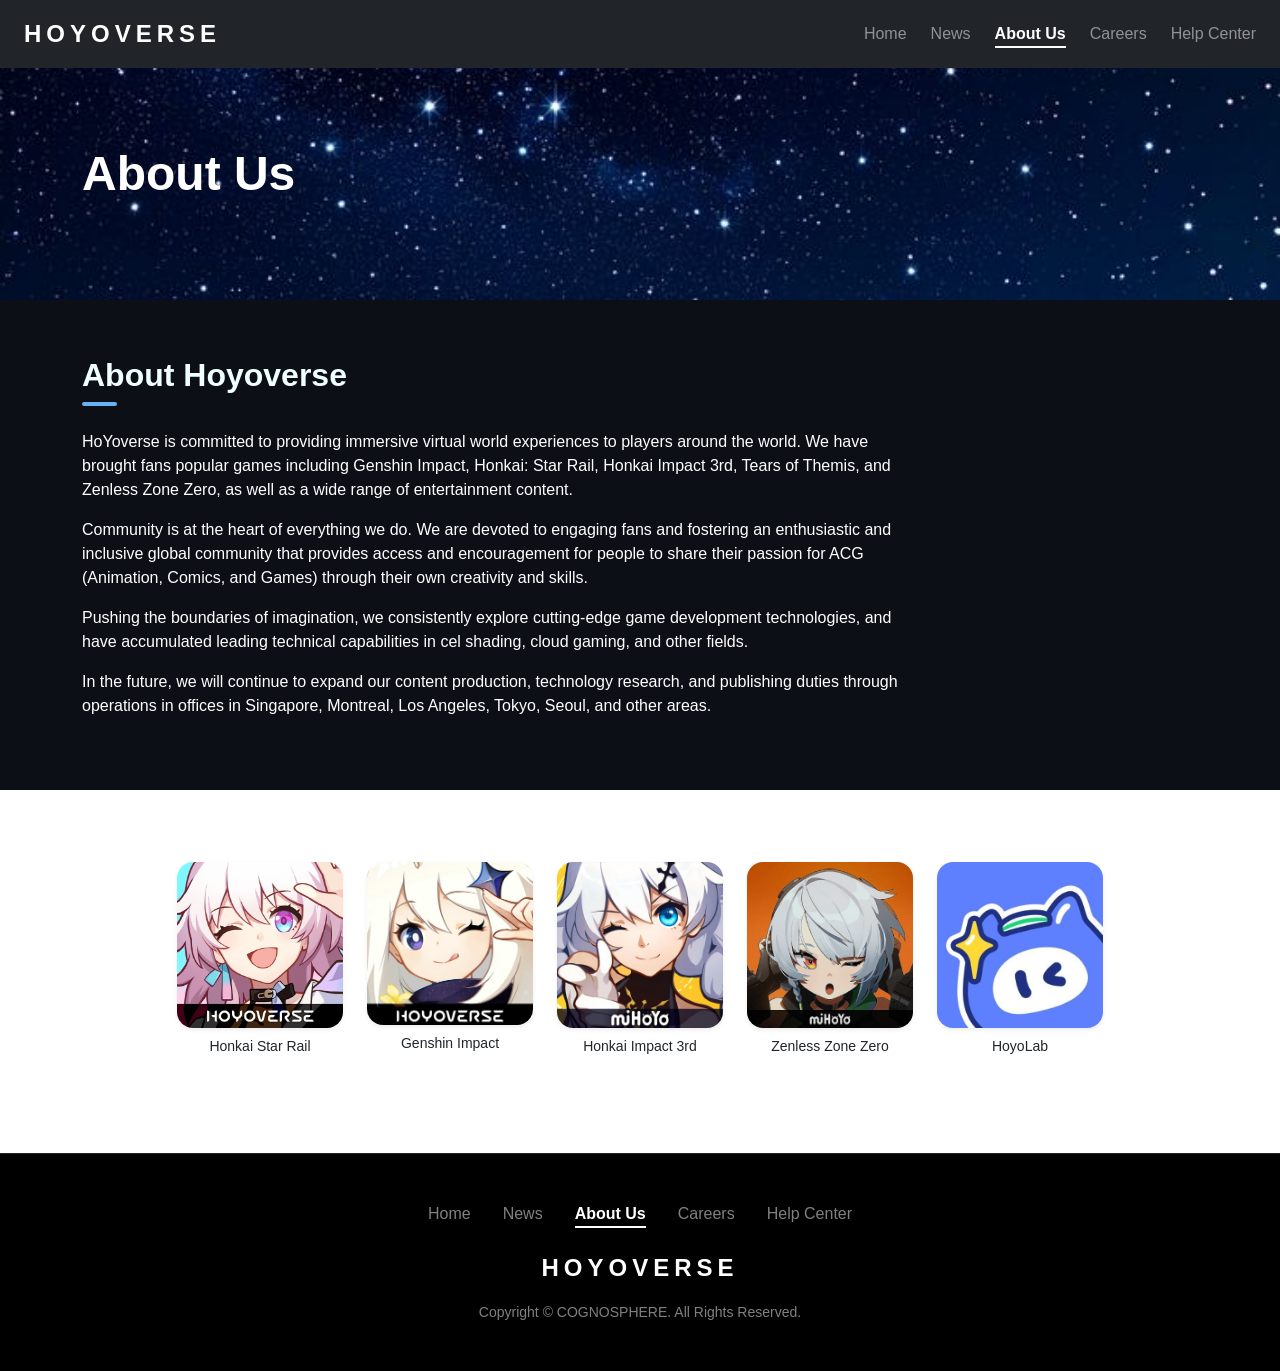
<file: about/about.html>
<!DOCTYPE html>
<html lang="en">
<head>
    <meta charset="UTF-8">
    <meta name="viewport" content="width=device-width, initial-scale=1.0">
    <link rel="icon" type="image/png" href="../Img/Firefly (3).png">
    <title>Hoyoverse | About Us</title>
    <!-- Bootstrap 5 CSS -->
    <link href="https://cdn.jsdelivr.net/npm/bootstrap@5.3.3/dist/css/bootstrap.min.css" rel="stylesheet" />
    <!-- Custom CSS -->
    <link rel="stylesheet" href="../style.css"/>
</head>
<body>

    <!-- NAVIGATION BAR -->
    <nav class="navbar fixed-top px-4 py-3 z-3 w-100 d-flex justify-content-between align-items-center bg-dark navbar-dark">
      <div class="logo text-white fw-bold fs-4" style="letter-spacing: 5px;">
        <a href="https://www.hoyoverse.com/en-us/" class="text-white text-decoration-none">HOYOVERSE</a>
      </div>
      <ul class="nav-links d-flex gap-4 list-unstyled mb-0">
        <li><a href="../index.html" class="text-white-50 text-decoration-none">Home</a></li>
        <li><a href="../News/News.html" class="text-white-50 text-decoration-none">News</a></li>
        <li><a href="about.html" class="text-white text-decoration-none fw-semibold border-bottom border-2 border-white pb-1">About Us</a></li>
        <li><a href="../careers/careers.html" class="text-white-50 text-decoration-none">Careers</a></li>
        <li><a href="https://cs.hoyoverse.com/static/hoyoverse-new-csc-service-hall-fe/index.html?page_id=19&login_type=visitor&game_biz=platform_hyvpass&lang=en-us&utm_source=HoYoverse&utm_medium=navigation#/home" class="text-white-50 text-decoration-none">Help Center</a></li>
      </ul>
    </nav>

    <!-- HEADER WITH BACKGROUND IMAGE -->
    <!-- Ditambahkan position-relative & overflow-hidden agar gambar tidak meluber -->
    <header class="about-banner d-flex align-items-center w-100 py-5 position-relative overflow-hidden" style="min-height: 300px;">
        <!-- Path gambar diperbaiki menjadi ../Img/stars.jpg -->
        <img src="../Img/stars.jpg" alt="BACKGROUND" class="z-0 position-absolute top-0 start-0 w-100 h-100 object-fit-cover">
        
        <!-- Text ditambahkan z-1 & position-relative agar selalu di atas gambar -->
        <div class="container mt-5 z-1 position-relative">
            <h1 class="text-white fw-bold display-5 mb-0">About Us</h1>
        </div>
    </header>

    <section class="about-content py-5">
        <div class="container py-2">
            <div class="row">
                <div class="col-lg-9">
                  <h2 class="fw-bold mb-2" style="color: azure;">About Hoyoverse</h2>
                  <div class="mb-4 rounded" style="width: 35px; height: 4px; background-color: #66b2f6;"></div>
                  <p>HoYoverse is committed to providing immersive virtual world experiences to players around the world. We have brought fans popular games including Genshin Impact, Honkai: Star Rail, Honkai Impact 3rd, Tears of Themis, and Zenless Zone Zero, as well as a wide range of entertainment content.</p>
                  <p>Community is at the heart of everything we do. We are devoted to engaging fans and fostering an enthusiastic and inclusive global community that provides access and encouragement for people to share their passion for ACG (Animation, Comics, and Games) through their own creativity and skills.</p>
                  <p>Pushing the boundaries of imagination, we consistently explore cutting-edge game development technologies, and have accumulated leading technical capabilities in cel shading, cloud gaming, and other fields.</p>
                  <p>In the future, we will continue to expand our content production, technology research, and publishing duties through operations in offices in Singapore, Montreal, Los Angeles, Tokyo, Seoul, and other areas.</p>
                </div>
            </div>
        </div>
    </section>

    <section class="game-icons-section py-5 bg-white text-dark">
        <div class="container py-4">
            <div class="row justify-content-center g-4 mb-4">

                <div class="col-6 col-sm-4 col-md-2 text-center">
                    <a href="https://hsr.hoyoverse.com/id-id/home" target="_blank" class="text-decoration-none text-dark d-block">
                        <img src="../Img/Honkai star rail icon.jpg" alt="HSR ICON" class="rounded-4 mb-2 shadow-sm app-icon img-fluid">
                        <p class="small fw-medium mb-0">Honkai Star Rail</p>
                    </a>
                </div>

                <div class="col-6 col-sm-4 col-md-2 text-center">
                    <a href="https://genshin.hoyoverse.com/" target="_blank" class="text-decoration-none text-dark d-block">
                        <img src="../Img/Genshin Impact app icon.jpg" alt="Genshin ICON" class="rounded-4 mb-2 shadow-sm app-icon img-fluid">
                        <p class="small fw-medium mb-0">Genshin Impact</p>
                    </a>
                </div>

                <div class="col-6 col-sm-4 col-md-2 text-center">
                    <a href="https://honkaiimpact3.hoyoverse.com/" target="_blank" class="text-decoration-none text-dark d-block">
                        <img src="../Img/Honkai Impact 3rd icon.jpg" alt="Honkai Impact 3rd ICON" class="rounded-4 mb-2 shadow-sm app-icon img-fluid">
                        <p class="small fw-medium mb-0">Honkai Impact 3rd</p>
                    </a>
                </div>

                <div class="col-6 col-sm-4 col-md-2 text-center">
                    <a href="https://zenless.hoyoverse.com/id-id/main" target="_blank" class="text-decoration-none text-dark d-block">
                        <img src="../Img/ZZZ icon.jpg" alt="ZZZ ICON" class="rounded-4 mb-2 shadow-sm app-icon img-fluid">
                        <p class="small fw-medium mb-0">Zenless Zone Zero</p>
                    </a>
                </div>

                 <div class="col-6 col-sm-4 col-md-2 text-center">
                    <a href="https://www.hoyolab.com/home" target="_blank" class="text-decoration-none text-dark d-block">
                        <img src="../Img/HoyoLab.jpg" alt="HoyoLab ICON" class="rounded-4 mb-2 shadow-sm app-icon img-fluid">
                        <p class="small fw-medium mb-0">HoyoLab</p>
                    </a>
                </div>

            </div>
        </div>
    </section>

    <footer class="bg-black text-white py-5 position-relative border-top border-dark">
       <div class="container text-center">
        <ul class="list-inline mb-4 d-flex flex-wrap justify-content-center gap-4 text-white-50 list-unstyled">
          <li class="list-inline-item"><a href="../index.html" class="text-white-50 text-decoration-none">Home</a></li>
          <li class="list-inline-item"><a href="../News/News.html" class="text-white-50 text-decoration-none">News</a></li>
          <li class="list-inline-item"><a href="../about.html" class="text-white text-decoration-none fw-semibold border-bottom border-2 border-white pb-1">About Us</a></li>
          <li class="list-inline-item"><a href="../careers/careers.html" class="text-white-50 text-decoration-none">Careers</a></li>
          <li class="list-inline-item"><a href="../Help Center/Help Center.html" class="text-white-50 text-decoration-none">Help Center</a></li>
        </ul>
        
        <div class="footer-logo fw-bold fs-4 mb-3 text-white" style="letter-spacing: 5px;">
            HOYOVERSE
        </div>
          <p class="text-white-50 small mb-0">
            Copyright &copy; COGNOSPHERE. All Rights Reserved.
          </p>
        </div>
    </footer>

</body>
</html>
</file>
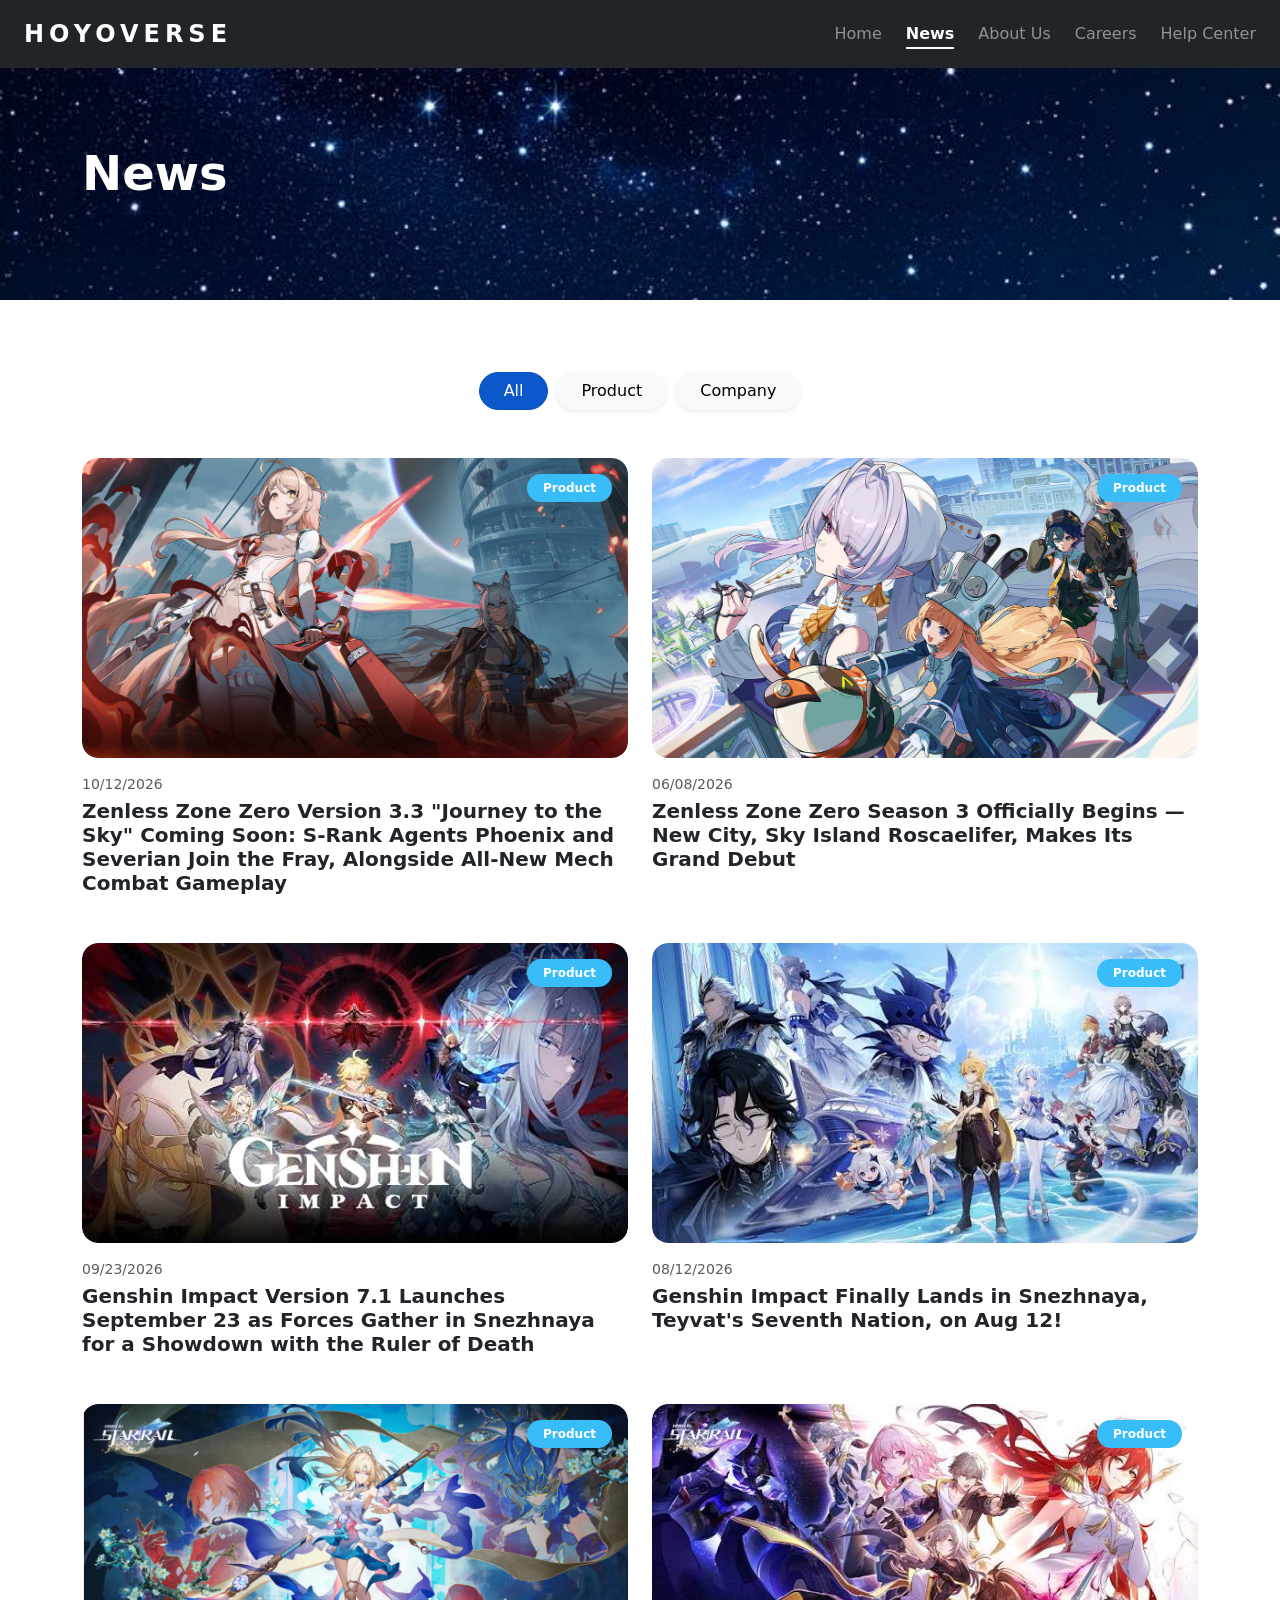
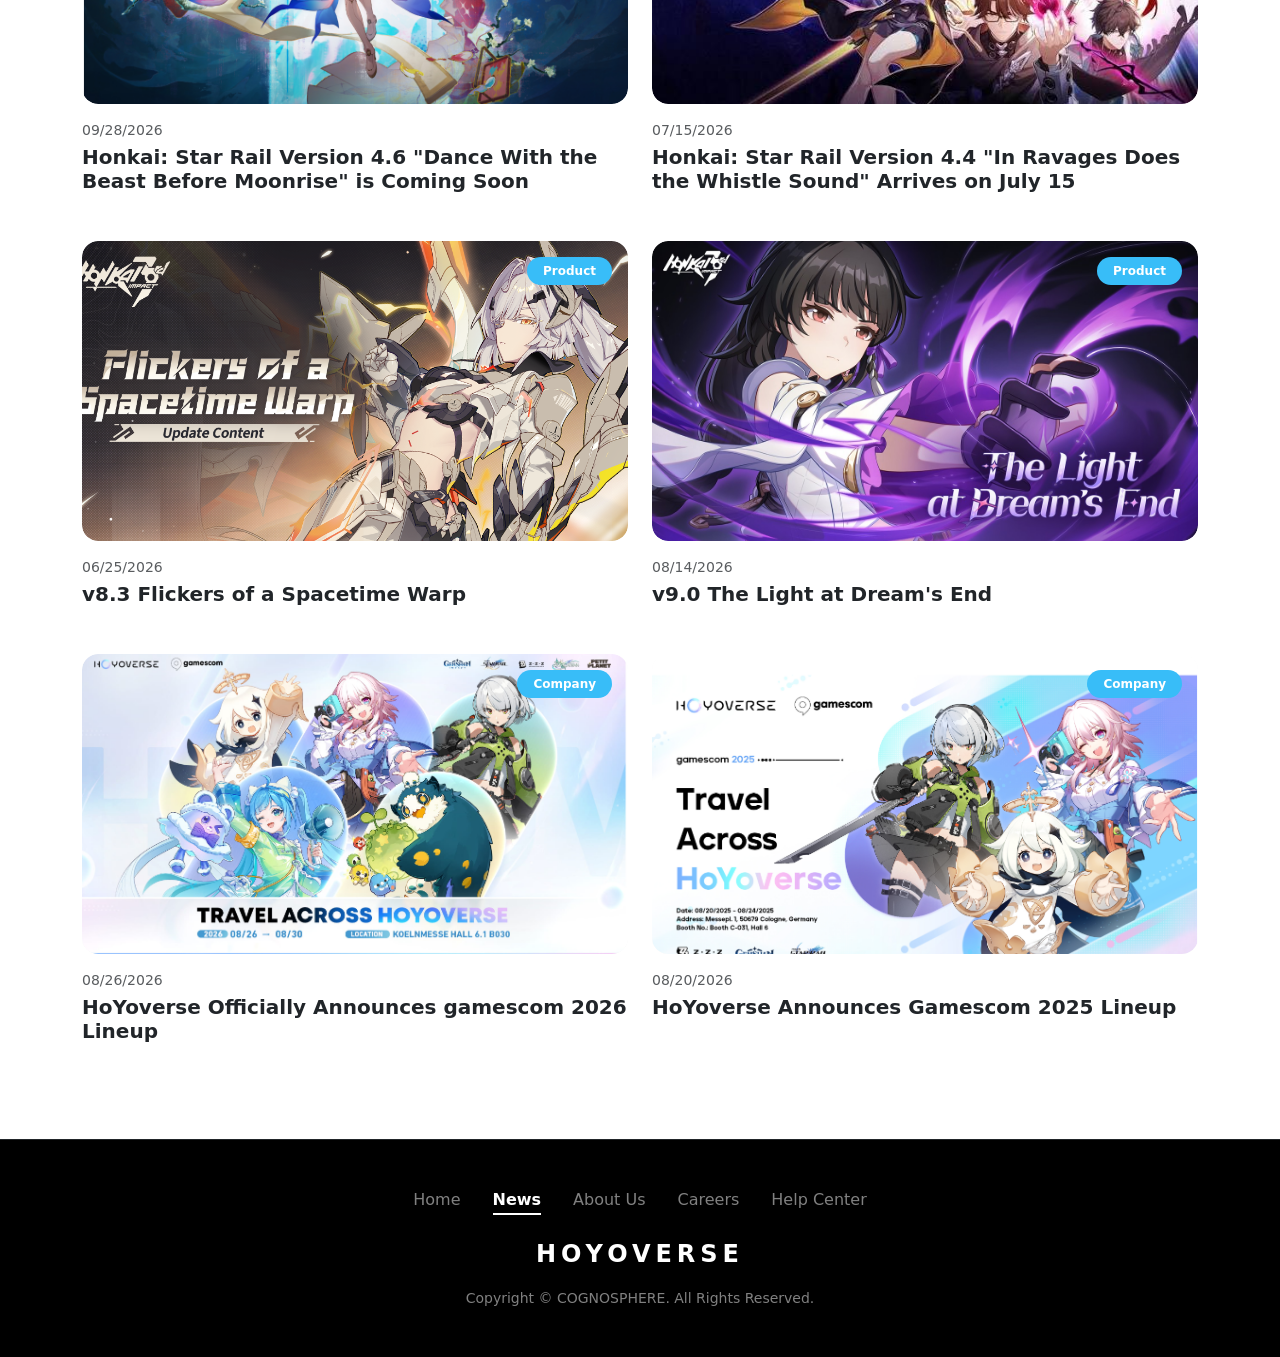
<file: News/News.html>
<!DOCTYPE html>
<html lang="en">
<head>
    <meta charset="UTF-8">
    <meta name="viewport" content="width=device-width, initial-scale=1.0">
    <link rel="icon" type="img/png" href="../Img/Firefly (3).png">
    <title>News|Hoyoverse</title>
        <!-- Bootstrap 5 CSS -->
    <link href="https://cdn.jsdelivr.net/npm/bootstrap@5.3.3/dist/css/bootstrap.min.css" rel="stylesheet" />
    <!-- Custom CSS -->
    <link rel="stylesheet" href="news.css" /></head>
<body>
        <!-- NAVIGATION BAR -->
    <nav class="navbar fixed-top px-4 py-3 z-3 w-100 d-flex justify-content-between align-items-center bg-dark navbar-dark">
      <div class="logo text-white fw-bold fs-4" style="letter-spacing: 5px;">
        <a href="/index.html" class="text-white text-decoration-none">HOYOVERSE</a>
      </div>
      <ul class="nav-links d-flex gap-4 list-unstyled mb-0">
        <li><a href="../index.html" class="text-white-50 text-decoration-none">Home</a></li>
        <li><a href="../News.html" class="text-white text-decoration-none fw-semibold border-bottom border-2 border-white pb-1">News</a></li>
        <li><a href="../about/about.html" class="text-white-50 text-decoration-none">About Us</a></li>
        <li><a href="../careers/careers.html" class="text-white-50 text-decoration-none">Careers</a></li>
        <li><a href="https://cs.hoyoverse.com/static/hoyoverse-new-csc-service-hall-fe/index.html?page_id=19&login_type=visitor&game_biz=platform_hyvpass&lang=en-us&utm_source=HoYoverse&utm_medium=navigation#/home" class="text-white-50 text-decoration-none">Help Center</a></li>
      </ul>
    </nav>

     <header class="about-banner d-flex align-items-center w-100 py-5 position-relative overflow-hidden" style="min-height: 300px;">
        <!-- Path gambar diperbaiki menjadi ../Img/stars.jpg -->
        <img src="../Img/stars.jpg" alt="BACKGROUND" class="z-0 position-absolute top-0 start-0 w-100 h-100 object-fit-cover">
        
        <!-- Text ditambahkan z-1 & position-relative agar selalu di atas gambar -->
        <div class="container mt-5 z-1 position-relative">
            <h1 class="text-white fw-bold display-5 mb-0">News</h1>
        </div>
    </header>

    <!--News section dengan filter & Grid-->
    <section class="py-5 bg-white">
        <div class="container py-4">

            <!-- Tombol Filter -->
            <div class="d-flex justify-content-center gap-2 mb-5">
                <button class="btn btn-primary rounded-pill px-4 filter-btn active" data-filter="all">All</button>
                <button class="btn btn-light rounded-pill px-4 filter-btn shadow-sm" data-filter="product">Product</button>
                <button class="btn btn-light rounded-pill px-4 filter-btn shadow-sm" data-filter="company">Company</button>
            </div>

            <div class="row g-4" id="news-grid">
                <!-- Card 1 -->
                <div class="col-md-6 news-item product">
                    <div class="card border-0 bg-transparent position-relative">
                        <div class="position-relative overflow-hidden rounded-4">
                            <img src="../Img/ZZZ Event.png" class="card-img-top rounded-4 object-fit-cover shadow-sm" style="height: 300px;" alt="Zenless Zone Zero">
                            <span class="badge position-absolute top-0 end-0 m-3 rounded-pill px-3 py-2 text-white" style="background-color: #38bdf8; z-index: 2;">Product</span>
                        </div>
                        <div class="card-body px-0 pt-3">
                            <div class="text-muted small mb-1">10/12/2026</div>
                            <h5 class="card-title fw-semibold text-dark">
                              <a href="/News/ZZZ.html" class="stretched-link text-dark text-decoration-none">
                                 Zenless Zone Zero Version 3.3 "Journey to the Sky" Coming Soon: S-Rank Agents Phoenix and Severian Join the Fray, Alongside All-New Mech Combat Gameplay
                              </a>
                            </h5>
                        </div>
                    </div>
                </div>

                <!-- Card 2 -->
                <div class="col-md-6 news-item product">
                    <div class="card border-0 bg-transparent position-relative">
                        <div class="position-relative overflow-hidden rounded-4">
                            <img src="../Img/ZZZ s3.jpeg" class="card-img-top rounded-4 object-fit-cover shadow-sm" style="height: 300px;" alt="Zenless Zone Zero">
                            <span class="badge position-absolute top-0 end-0 m-3 rounded-pill px-3 py-2 text-white" style="background-color: #38bdf8; z-index: 2;">Product</span>
                        </div>
                        <div class="card-body px-0 pt-3">
                            <div class="text-muted small mb-1">06/08/2026</div>
                            <h5 class="card-title fw-semibold text-dark">
                              <a href="../News/Zenless event.html" class="stretched-link text-dark text-decoration-none">
                                Zenless Zone Zero Season 3 Officially Begins — New City, Sky Island Roscaelifer, Makes Its Grand Debut
                              </a>
                            </h5>
                        </div>
                    </div>
                </div>

                <!-- Card 3 -->
                <div class="col-md-6 news-item product">
                    <div class="card border-0 bg-transparent position-relative">
                        <div class="position-relative overflow-hidden rounded-4">
                            <img src="../Img/Genshin Impact.jpg" class="card-img-top rounded-4 object-fit-cover shadow-sm" style="height: 300px;" alt="Genshin Impact">
                            <span class="badge position-absolute top-0 end-0 m-3 rounded-pill px-3 py-2 text-white" style="background-color: #38bdf8; z-index: 2;">Product</span>
                        </div>
                        <div class="card-body px-0 pt-3">
                            <div class="text-muted small mb-1">09/23/2026</div>
                            <h5 class="card-title fw-semibold text-dark">
                              <a href="../News/Genshin.html" class="stretched-link text-dark text-decoration-none">
                                Genshin Impact Version 7.1 Launches September 23 as Forces Gather in Snezhnaya for a Showdown with the Ruler of Death
                              </a>
                            </h5>
                        </div>
                    </div>
                </div>

                <!-- Card 4 -->
                <div class="col-md-6 news-item product">
                    <div class="card border-0 bg-transparent position-relative">
                        <div class="position-relative overflow-hidden rounded-4">
                            <img src="../Img/Genshin event.jpg" class="card-img-top rounded-4 object-fit-cover shadow-sm" style="height: 300px;" alt="Genshin Impact">
                            <span class="badge position-absolute top-0 end-0 m-3 rounded-pill px-3 py-2 text-white" style="background-color: #38bdf8; z-index: 2;">Product</span>
                        </div>
                        <div class="card-body px-0 pt-3">
                            <div class="text-muted small mb-1">08/12/2026</div>
                            <h5 class="card-title fw-semibold text-dark">
                              <a href="../News/Event Impact.html" class="stretched-link text-dark text-decoration-none">
                                Genshin Impact Finally Lands in Snezhnaya, Teyvat's Seventh Nation, on Aug 12!
                              </a>
                            </h5>
                        </div>
                    </div>
                </div>

                <!-- Card 5 -->
                <div class="col-md-6 news-item product">
                    <div class="card border-0 bg-transparent position-relative">
                        <div class="position-relative overflow-hidden rounded-4">
                            <img src="../Img/HSR Event.png" class="card-img-top rounded-4 object-fit-cover shadow-sm" style="height: 300px;" alt="Honkai Star Rail">
                            <span class="badge position-absolute top-0 end-0 m-3 rounded-pill px-3 py-2 text-white" style="background-color: #38bdf8; z-index: 2;">Product</span>
                        </div>
                        <div class="card-body px-0 pt-3">
                            <div class="text-muted small mb-1">09/28/2026</div>
                            <h5 class="card-title fw-semibold text-dark">
                              <a href="../News/HSR.html" class="stretched-link text-dark text-decoration-none">
                                Honkai: Star Rail Version 4.6 "Dance With the Beast Before Moonrise" is Coming Soon
                              </a>
                            </h5>
                        </div>
                    </div>
                </div>

                <!-- Card 6 -->
                <div class="col-md-6 news-item product">
                    <div class="card border-0 bg-transparent position-relative">
                        <div class="position-relative overflow-hidden rounded-4">
                            <img src="../Img/HSR war.jpg" class="card-img-top rounded-4 object-fit-cover shadow-sm" style="height: 300px;" alt="Honkai Star Rail">
                            <span class="badge position-absolute top-0 end-0 m-3 rounded-pill px-3 py-2 text-white" style="background-color: #38bdf8; z-index: 2;">Product</span>
                        </div>
                        <div class="card-body px-0 pt-3">
                            <div class="text-muted small mb-1">07/15/2026</div>
                            <h5 class="card-title fw-semibold text-dark">
                              <a href="../News/Honkai star rail.html" class="stretched-link text-dark text-decoration-none">
                                Honkai: Star Rail Version 4.4 "In Ravages Does the Whistle Sound" Arrives on July 15
                              </a>
                            </h5>
                        </div>
                    </div>
                </div>

                <!-- Card 7 -->
                <div class="col-md-6 news-item product">
                    <div class="card border-0 bg-transparent position-relative">
                        <div class="position-relative overflow-hidden rounded-4">
                            <img src="../Img/Honkai Impact event.png" class="card-img-top rounded-4 object-fit-cover shadow-sm" style="height: 300px;" alt="Honkai Impact 3rd">
                            <span class="badge position-absolute top-0 end-0 m-3 rounded-pill px-3 py-2 text-white" style="background-color: #38bdf8; z-index: 2;">Product</span>
                        </div>
                        <div class="card-body px-0 pt-3">
                            <div class="text-muted small mb-1">06/25/2026</div>
                            <h5 class="card-title fw-semibold text-dark">
                              <a href="../News/Honkai.html" class="stretched-link text-dark text-decoration-none">
                                v8.3 Flickers of a Spacetime Warp
                              </a>
                            </h5>
                        </div>
                    </div>
                </div> 

                <!-- Card 8 -->
                <div class="col-md-6 news-item product">
                    <div class="card border-0 bg-transparent position-relative">
                        <div class="position-relative overflow-hidden rounded-4">
                            <img src="../Img/sang cahaya hi 3.jpg" class="card-img-top rounded-4 object-fit-cover shadow-sm" style="height: 300px;" alt="Honkai Impact 3rd">
                            <span class="badge position-absolute top-0 end-0 m-3 rounded-pill px-3 py-2 text-white" style="background-color: #38bdf8; z-index: 2;">Product</span>
                        </div>
                        <div class="card-body px-0 pt-3">
                            <div class="text-muted small mb-1">08/14/2026</div>
                            <h5 class="card-title fw-semibold text-dark">
                              <a href="../News/HI3rd.html" class="stretched-link text-dark text-decoration-none">
                                v9.0 The Light at Dream's End
                              </a>
                            </h5>
                        </div>
                    </div>
                </div>

                <!-- Card 9 -->
                <div class="col-md-6 news-item company">
                    <div class="card border-0 bg-transparent position-relative">
                        <div class="position-relative overflow-hidden rounded-4">
                            <img src="../Img/company event.png" class="card-img-top rounded-4 object-fit-cover shadow-sm" style="height: 300px;" alt="Hoyoverse">
                            <span class="badge position-absolute top-0 end-0 m-3 rounded-pill px-3 py-2 text-white" style="background-color: #38bdf8; z-index: 2;">Company</span>
                        </div>
                        <div class="card-body px-0 pt-3">
                            <div class="text-muted small mb-1">08/26/2026</div>
                            <h5 class="card-title fw-semibold text-dark">
                              <a href="../News/company 2026.html" class="stretched-link text-dark text-decoration-none">
                                HoYoverse Officially Announces gamescom 2026 Lineup
                              </a>
                            </h5>
                        </div>
                    </div>
                </div>

                <!-- Card 10 -->
                <div class="col-md-6 news-item company">
                    <div class="card border-0 bg-transparent position-relative">
                        <div class="position-relative overflow-hidden rounded-4">
                            <img src="../Img/2025 event.png" class="card-img-top rounded-4 object-fit-cover shadow-sm" style="height: 300px;" alt="Hoyoverse">
                            <span class="badge position-absolute top-0 end-0 m-3 rounded-pill px-3 py-2 text-white" style="background-color: #38bdf8; z-index: 2;">Company</span>
                        </div>
                        <div class="card-body px-0 pt-3">
                            <div class="text-muted small mb-1">08/20/2026</div>
                            <h5 class="card-title fw-semibold text-dark">
                              <a href="../News/company 2025.html" class="stretched-link text-dark text-decoration-none">
                                HoYoverse Announces Gamescom 2025 Lineup
                              </a>
                            </h5>
                        </div>
                    </div>
                </div>

            </div>
        </div>
    </section>

    <footer class="bg-black text-white py-5 position-relative border-top border-dark">
       <div class="container text-center">
        <ul class="list-inline mb-4 d-flex flex-wrap justify-content-center gap-4 text-white-50 list-unstyled">
          <li class="list-inline-item"><a href="../index.html" class="text-white-50 text-decoration-none">Home</a></li>
          <li class="list-inline-item"><a href="../News.html" class="text-white text-decoration-none fw-semibold border-bottom border-2 border-white pb-1">News</a></li>
          <li class="list-inline-item"><a href="../about/about.html" class="text-white-50 text-decoration-none">About Us</a></li>
          <li class="list-inline-item"><a href="../careers/careers.html" class="text-white-50 text-decoration-none">Careers</a></li>
          <li class="list-inline-item"><a href="../Help Center/Help Center.html" class="text-white-50 text-decoration-none">Help Center</a></li>
        </ul>
        
        <div class="footer-logo fw-bold fs-4 mb-3 text-white" style="letter-spacing: 5px;">
            HOYOVERSE
        </div>
          <p class="text-white-50 small mb-0">
            Copyright &copy; COGNOSPHERE. All Rights Reserved.
          </p>
        </div>
    </footer>

    <!-- Bootstrap JS Bundle CDN -->
    <script src="https://cdn.jsdelivr.net/npm/bootstrap@5.3.2/dist/js/bootstrap.bundle.min.js"></script>
    <script>
        document.addEventListener("DOMContentLoaded", function () {
            const filterBtns = document.querySelectorAll(".filter-btn");
            const newsItems = document.querySelectorAll(".news-item");

            filterBtns.forEach(btn => {
                btn.addEventListener("click", function () {
                    filterBtns.forEach(b => {
                        b.classList.remove("btn-primary", "active");
                        b.classList.add("btn-light");
                    });

                    this.classList.add("btn-primary", "active");
                    this.classList.remove("btn-light");

                    const filterValue = this.getAttribute("data-filter");

                    newsItems.forEach(item => {
                        if (filterValue === "all" || item.classList.contains(filterValue)) {
                            item.style.display = ""; // Mengembalikan ke display default Bootstrap (Flex/Grid)
                        } else {
                            item.style.display = "none";
                        }
                    });
                });
            });
        });
    </script>
</body>
</html>
</file>
<file: style.css>
html {
    scroll-behavior: smooth;
}

body {
    margin: 0;
    padding: 0;
    background-color: #0d0f17;
    color: #ffffff;
    font-family: 'Segoe UI', Tahoma, Geneva, Verdana, sans-serif;
    overflow-x: hidden;
}

/* Pengaturan Hero Background & Slider */
#hero-bg {
    position: relative;
    overflow: hidden;
    background-color: #0d0f17;
}

#hero-slider {
    display: flex;
    width: 100%;
    height: 100%;
    position: absolute;
    top: 0;
    left: 0;
    /* Efek transisi geser horizontal yang mulus */
    transition: transform 0.7s cubic-bezier(0.65, 0, 0.35, 1);
    z-index: 0;
}

.slide-item {
    min-width: 100%;
    height: 100%;
    background-size: cover;
    background-position: center;
    background-repeat: no-repeat;
}

.overlay-hero {
    position: absolute;
    top: 0;
    left: 0;
    width: 100%;
    height: 100%;
    background: rgba(0, 0, 0, 0.4);
    z-index: 1;
}

/* Transisi halus untuk konten teks */
#hero-content {
    position: relative;
    z-index: 2;
    opacity: 1;
    transform: translateX(0);
    transition: opacity 0.4s ease, transform 0.4s ease;
}

#hero-content.text-out {
    opacity: 0;
    transform: translateX(-30px);
}

/* Styling Thumbnail di Bawah (Opsional, pastikan ukurannya sesuai) */
.thumb-item {
    cursor: pointer;
    border: 2px solid transparent;
    border-radius: 8px;
    overflow: hidden;
    width: 80px;
    height: 50px;
    transition: all 0.3s ease;
}

.thumb-img {
    width: 100%;
    height: 100%;
    object-fit: cover;
}

.thumb-item.active {
    border-color: #ffffff;
    transform: scale(1.05);
}

/* Styling Thumbnail Bawah */
.thumb-item {
    width: 90px;
    height: 55px;
    border-radius: 8px;
    overflow: hidden;
    cursor: pointer;
    opacity: 0.6;
    border: 2px solid transparent;
    transition: all 0.3s ease-in-out;
    background-color: #1a1d28;
}

.thumb-img {
    width: 100%;
    height: 100%;
    object-fit: cover;
}

.thumb-item:hover,
.thumb-item.active {
    opacity: 1;
    border-color: #ffffff;
    transform: scale(1.08);
    box-shadow: 0 4px 12px rgba(0, 0, 0, 0.6);
}

.news-card {
    height: 320px;
    cursor: pointer;
}

.card-bg {
    width: 100%;
    height: 100%;
    object-fit: cover;
    transition: transform 0.3 ease;
}

.news-card:hover .card-bg {
    transform: scale(1.05);
}

.card-overlay {
    background: linear-gradient(to top, rgba(0, 0, 0, 0.9)0%, rgba(0, 0, 0, 0.4)60%, transparent 100%);
}

@keyframes zoomOutAnimation {
    0% { transform: scale(1); opacity: 1; }
    100% {transform: scale(0); opacity: 0;}
}

.apalah  {
     animation-name: zoomOutAnimation;
     animation-duration: 1.5s;
     animation-timing-function: ease-in-out;
     animation-direction: reverse;
     animation-fill-mode: both;
}


.footer-card {
    background: rgba(255, 255, 255, 0.04);
    border: 1px solid rgba(255, 255, 255, 0.01);
    backdrop-filter: blur(10px);
    min-height: 180px;
    transition: all 0.3 ease-in-out;
    height: 220px;
    background-color: #0d110a;
}

/* kondisi kondisi gambar awal */
.footer-card .footer-bg {
    opacity: 10;
    object-fit: cover;
    z-index: 0;
    transition: opacity 0.4s ease-in-out, transform 0.4s ease-in-out;
}

/* kondisi awal overlay */
.card-overlay {
    background: linear-gradient(to top, rgba(0 rgba(0, 0, 0, 0.85)10%, rgba(0, 0, 0, 0.4)60%, transparent 100%));
    z-index: 1;
    opacity: 0;
    transition: opacity 0.4 ease-in-out;
}

/* kursor ke card */
.footer-card:hover .card-overlay {
    opacity: 1;
}

/* overlay muncul */
.footer-card:hover {
    border-color: rgba(255, 255, 255, 0.03);
}


.footer-card:hover {
    background: rgba(255, 255, 255, 0.08);
    border-color: rgba(255, 255, 255, 0.15);
}

/* Container Utama Marquee */
.marquee-container {
  width: 100%;
  overflow: hidden;
  position: relative;
  display: flex;
}

/* Jalur Umum */
.marquee-track {
  display: flex;
  gap: 20px;
  width: max-content;
}

/* Ukuran Kotak Foto */
.marquee-item {
  width: 320px;
  height: 200px;
  flex-shrink: 0;
}

/* Baris 1: Bergerak ke Kiri */
.marquee-left {
  animation: scrollLeft 25s linear infinite;
}

/* Baris 2: Bergerak ke Kanan */
.marquee-right {
  animation: scrollRight 25s linear infinite;
}

/* Efek Pause Saat Kursor di atas Marquee */
.marquee-container:hover .marquee-track {
  animation-play-state: paused;
}

/* Keyframe untuk Geser ke Kiri */
@keyframes scrollLeft {
  0% {
    transform: translateX(0);
  }
  100% {
    transform: translateX(calc(-50% - 10px));
  }
}

/* Keyframe untuk Geser ke Kanan */
@keyframes scrollRight {
  0% {
    transform: translateX(calc(-50% - 10px));
  }
  100% {
    transform: translateX(0);
  }
}
</file>
<file: News/news.css>
.filter-btn:hover,
.filter-btn:active {
    background-color: #6f9aff !important;
    border-color: #6f9aff !important;
    color: #ffffff !important;
} 

.filter-btn {
    transition: all  0.2s ease-in-out;
}


.news-item .card-img {
    transition: transform 0.4s cubic-bezier(0.16, 1, 0.3, 1);
}

.news-item .card .position-relative:first-child {
    overflow: hidden;
    border-radius: 1rem;
}

.news-item .card:hover img {
    transform: scale(1.05);
}

.news-item .card .card-title a {
    text-decoration: none;
    transition: color 0.2s ease;
}

.news-item .card:hover .card-title a {
    text-decoration: underline;
}
</file>
